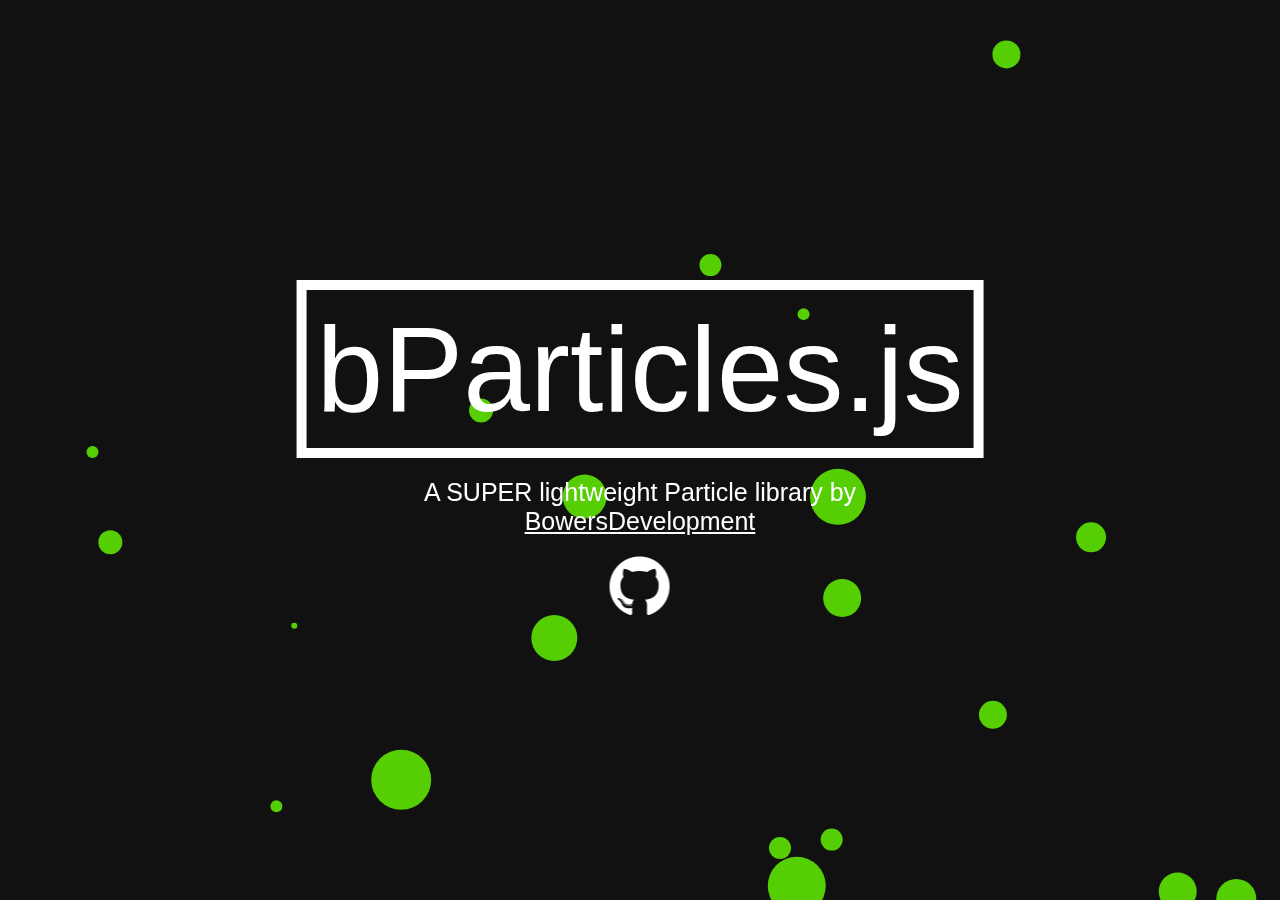
<file: bParticles.js-master/index.html>
<!DOCTYPE html>
<html>
    <head>
        <link rel="stylesheet" href="assets/style.css" />
    </head>

    <body>
        <div id="particles"></div>

        <div id="titles">
            <h1>bParticles.js</h1>
            <p>
                A <strong>SUPER</strong> lightweight Particle library by
                <a href="//lucasbowers.com">BowersDevelopment</a>
            </p>
            <a href="https://github.com/BowersDev/bParticles.js"
                ><img src="assets/images/github.png" width="60px"
            /></a>
        </div>

        <script src="bParticles/bParticles.js"></script>
        <script>
            bParticles(
                "bParticles/bParticles.json",
                "particles",
                function (particlesID) {
                    console.log(
                        "bParticles initiliazed with ID #" + particlesID
                    );
                }
            );
        </script>
    </body>
</html>
</file>
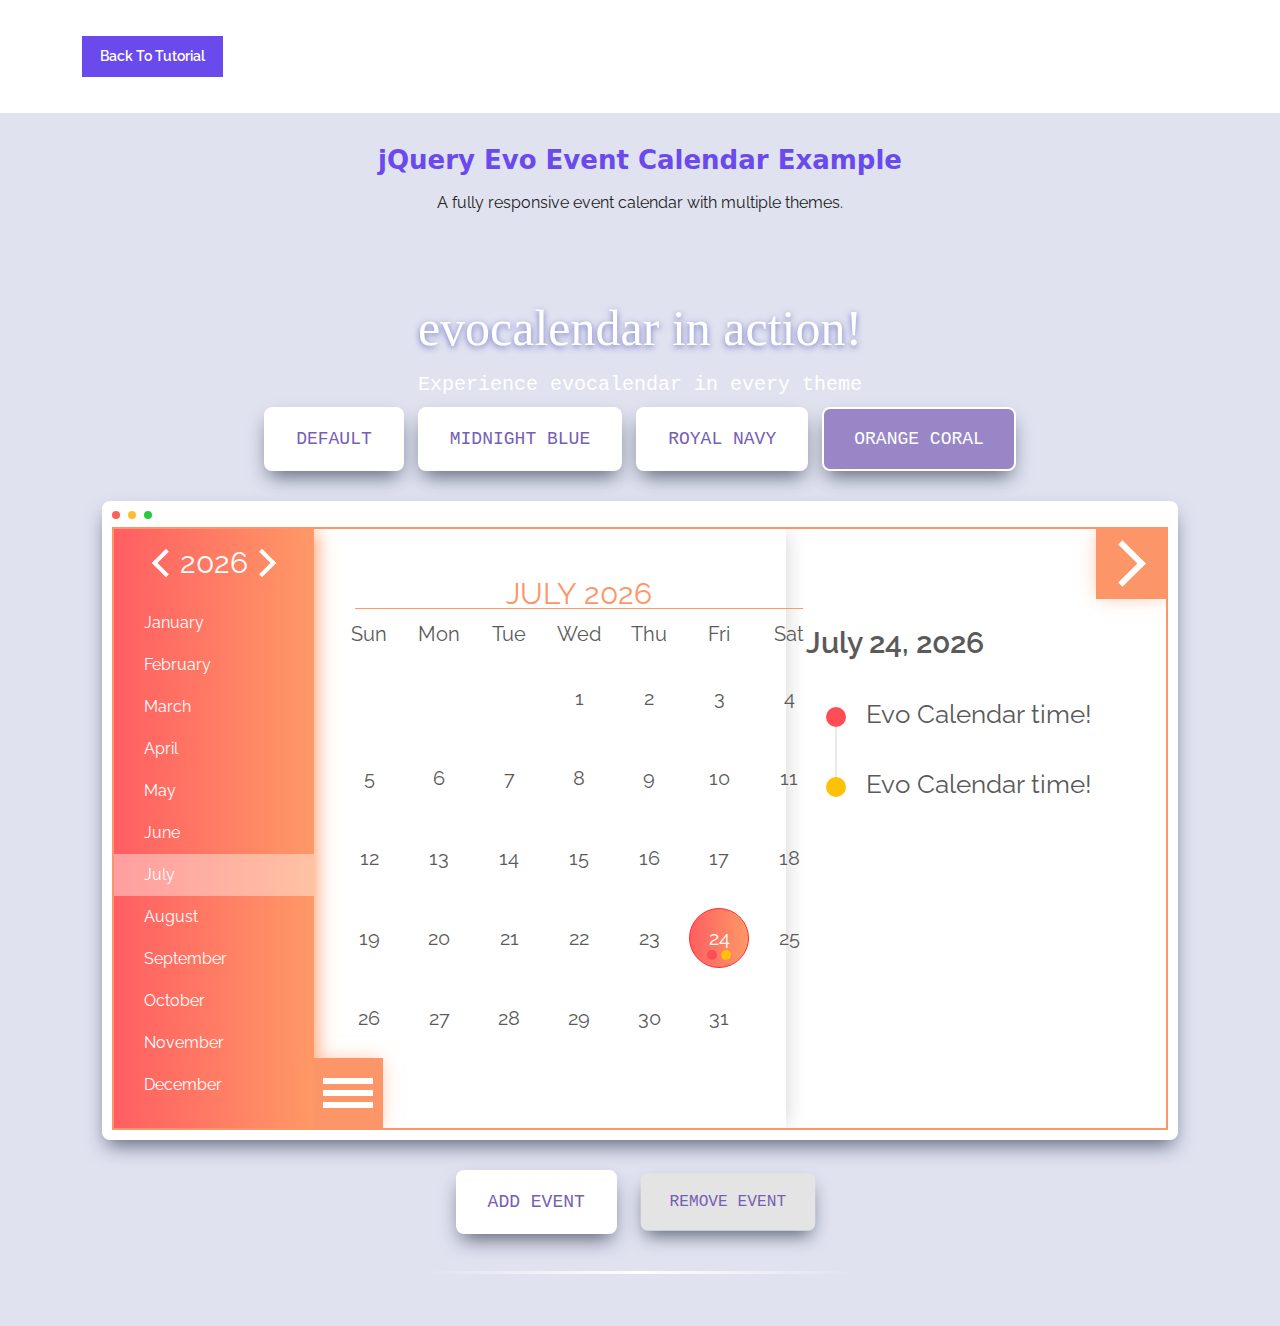
<file: responsive-event-calendar-jquery/index.html>
<!DOCTYPE html>
<html lang="en">
<head>
    <meta charset="UTF-8" />
    <meta http-equiv="X-UA-Compatible" content="IE=edge,chrome=1"> 
    <meta name="viewport" content="width=device-width, initial-scale=1.0"> 
    <title>jQuery Evo Event Calendar Example</title>

    <meta name="author" content="FrontendScript" />
    <!-- Evo Calendar CSS -->
    <link rel="stylesheet" type="text/css" href="./evo-calendar/css/evo-calendar.css">
    <!-- Themes CSS -->
        <link rel="stylesheet" type="text/css" href="./evo-calendar/css/evo-calendar.royal-navy.css">
    <link rel="stylesheet" type="text/css" href="./evo-calendar/css/evo-calendar.orange-coral.css">
    <link rel="stylesheet" type="text/css" href="./evo-calendar/css/evo-calendar.midnight-blue.css">
    <!-- jQuery -->
    <script src="https://code.jquery.com/jquery-1.12.4.min.js" integrity="sha384-nvAa0+6Qg9clwYCGGPpDQLVpLNn0fRaROjHqs13t4Ggj3Ez50XnGQqc/r8MhnRDZ" crossorigin="anonymous"></script>
    <script src="evo-calendar/js/evo-calendar.min.js"></script>
    <script src="demo.js"></script>
    <!--Only for demo purpose - no need to add.-->
    <link rel="stylesheet" href="demo.css" />
	
</head>
<body>
		
<div class="ScriptTop">
    <div class="rt-container">
        <div class="col-rt-4" id="float-right">
 
            <!-- Ad Here -->
            
        </div>
        <div class="col-rt-2">
            <ul>
                <li><a href="https://frontendscript.com/responsive-event-calendar-jquery" title="Back to tutorial page">Back to Tutorial</a></li>
            </ul>
        </div>
    </div>
</div>

<header class="ScriptHeader">
    <div class="rt-container">
    	<div class="col-rt-12">
        	<div class="rt-heading">
            	<h1>jQuery Evo Event Calendar Example</h1>
                <p>A fully responsive event calendar with multiple themes.</p>
            </div>
        </div>
    </div>
</header>

<section>
    <div class="rt-container">
          <div class="col-rt-12">
              <div class="Scriptcontent">
              
           <!-- Event Calendar -->
                              <section id="demos">
                <div class="section-content">
                    <p class="section-title --shrt">evocalendar in action!</p>
                    <div class="action-buttons">
                        <p class="section-desc">Experience evocalendar in every theme</p>
                        <button class="btn-action active" data-set-theme="Default">DEFAULT</button>
                        <button class="btn-action" data-set-theme="Midnight Blue">MIDNIGHT BLUE</button>
                        <button class="btn-action" data-set-theme="Royal Navy">ROYAL NAVY</button>
                        <button class="btn-action" data-set-theme="Orange Coral">ORANGE CORAL</button>
                    </div>
                    <div class="console-log">
                        <div class="log-content">
                            <div class="--noshadow" id="demoEvoCalendar"></div>
                        </div>
                    </div>
                    <div class="action-buttons">
                        <button class="btn-action" id="addBtn">ADD EVENT</button>
                        <button class="btn-action" id="removeBtn" disabled>REMOVE EVENT</button>
                    </div>
                </div>
            </section>
    		
           
    		</div>
		</div>
    </div>
</section>
     


    <!-- Analytics -->

	</body>
</html>
</file>
<file: bParticles.js-master/assets/style.css>
html,body{
  margin: 0;
  background: #111;
  position: relative;
  width: 100%;
  height: 100%;
}

#particles{
  width: 100%;
  height: 100%;
  position: fixed;
}




@import url('https://fonts.googleapis.com/css?family=Montserrat:300');

#titles{
  color: #fff;
  font-family: 'Montserrat', sans-serif;
  text-align: center;

  position: absolute;
  top: 50%;
  left: 50%;
  transform: translate(-50%, -50%);
}
h1{
  font-size: 120px;
  font-weight: 300;
  border: 10px solid #fff;

  padding: 10px;
  margin: 0;

}
p{
  font-weight: 300;
  font-size: 25px;
  margin: 0;
  margin: 20px;
}
a{
  color: #fff;
  font-style: none;
}
</file>
<file: responsive-event-calendar-jquery/evo-calendar/css/evo-calendar.css>
/*!
 * Evo Calendar - Simple and Modern-looking Event Calendar Plugin
 *
 * Licensed under the MIT License
 * 
 * Version: 1.0.0
 * Author: Edlyn Villegas
 * Docs: https://edlynvillegas.github.com/evo-calendar
 * Repo: https://github.com/edlynvillegas/evo-calendar
 * Issues: https://github.com/edlynvillegas/evo-calendar/issues
 * 
*/

 *, ::after, ::before {
    -webkit-box-sizing: border-box;
    box-sizing: border-box;
}
html, body {
    padding: 0;
    margin: 0;
}
body {
    font-family: 'Source Sans Pro';
}
input:focus, textarea:focus, button:focus {
    outline: none;
}
.evo-calendar {
    position: relative;
    background-color: #fbfbfb;
    color: #5a5a5a;
    width: 100%;
    -webkit-box-shadow: 0 10px 50px -20px #8773c1;
            box-shadow: 0 10px 50px -20px #8773c1;
    margin: 0 auto;
    overflow: hidden;
    z-index: 1;
}

.calendar-sidebar {
    position: absolute;
    margin-top: 0;
    width: 200px;
    height: 100%;
    float: left;
    background-color: #8773c1;
    color: #fff;
    z-index: 1;
    -webkit-box-shadow: 5px 0 18px -3px #8773c1;
            box-shadow: 5px 0 18px -3px #8773c1;
    -webkit-transition: all .3s ease;
    -o-transition: all .3s ease;
    transition: all .3s ease;
    -webkit-transform: translateX(0);
        -ms-transform: translateX(0);
            transform: translateX(0);
    z-index: 2;
}

.sidebar-hide .calendar-sidebar {
    -webkit-transform: translateX(-100%);
        -ms-transform: translateX(-100%);
            transform: translateX(-100%);
    -webkit-box-shadow: none;
            box-shadow: none;
}
.calendar-sidebar > span#sidebarToggler {
    position: absolute;
    width: 70px;
    height: 70px;
    bottom: 0;
    right: 1px;
    -webkit-transform: translate(100%, 0);
        -ms-transform: translate(100%, 0);
            transform: translate(100%, 0);
    background-color: #8773c1;
    padding: 10px;
    cursor: pointer;
    -webkit-box-shadow: 5px 0 18px -3px #8773c1;
            box-shadow: 5px 0 18px -3px #8773c1;
}

.calendar-sidebar > .calendar-year {
    padding: 20px;
    text-align: center;
}
.calendar-sidebar > .calendar-year > p {
    margin: 0;
    font-size: 30px;
    display: inline-block;
}
.calendar-sidebar > .calendar-year > button.icon-button {
    display: inline-block;
    width: 20px;
    height: 20px;
    overflow: visible;
}
.calendar-sidebar > .calendar-year > button.icon-button > span {
    border-right: 4px solid #fff;
    border-bottom: 4px solid #fff;
    width: 100%;
    height: 100%;
}
.calendar-sidebar > .calendar-year > img[year-val="prev"] {
    float: left;
}
.calendar-sidebar > .calendar-year > img[year-val="next"] {
    float: right;
}
.calendar-sidebar > .month-list::-webkit-scrollbar {
    width: 5px;
    height: 5px;
}
.calendar-sidebar > .month-list::-webkit-scrollbar-track {
    background: transparent;
}
.calendar-sidebar > .month-list::-webkit-scrollbar-thumb {
    background: #fff;
    border-radius: 5px;
}
.calendar-sidebar > .month-list::-webkit-scrollbar-thumb:hover {
    background: #d6c8ff;
}
.calendar-sidebar > .month-list > .calendar-months {
    list-style-type: none;
    margin: 0;
    padding: 0;
}
.calendar-sidebar > .month-list > .calendar-months > li {
    padding: 7px 30px;
    cursor: pointer;
    font-size: 16px;
}
.calendar-sidebar > .month-list > .calendar-months > li:hover {
    background-color: #a692e0;
}
.calendar-sidebar > .month-list > .calendar-months > li.active-month {
    background-color: #755eb5;
}

.calendar-inner {
    position: relative;
    padding: 50px 30px 70px 30px;
    float: left;
    width: 100%;
    max-width: calc(100% - 600px);
    margin-left: 200px;
    background-color: #fff;
    -webkit-box-shadow: 5px 0 18px -3px rgba(0, 0, 0, 0.15);
            box-shadow: 5px 0 18px -3px rgba(0, 0, 0, 0.15);
    -webkit-transition: all .3s ease;
    -o-transition: all .3s ease;
    transition: all .3s ease;
    z-index: 1;
}
.calendar-inner::after {
    content: none;
    position: absolute;
    top: 0;
    left: 0;
    width: 100%;
    height: 100%;
    background-color: rgba(83, 74, 109, 0.5);
}
.sidebar-hide .calendar-inner {
    max-width: calc(100% - 400px);
    margin-left: 0;
}
.event-hide .calendar-inner {
    max-width: calc(100% - 200px);
}
.event-hide.sidebar-hide .calendar-inner {
    max-width: 100%;
}
.calendar-inner .calendar-table {
    border-collapse: collapse;
    font-size: 20px;
    width: 100%;
    -webkit-user-select: none;
       -moz-user-select: none;
        -ms-user-select: none;
            user-select: none;
}
th[colspan="7"] {
    text-align: center;
    text-transform: uppercase;
    font-weight: normal;
    font-size: 26px;
    color: #5a5a5a;
}
tr.calendar-header {

}
tr.calendar-header .calendar-header-day {
    padding: 10px;
    text-align: center;
    color: #5a5a5a;
}

tr.calendar-body {
    
}
tr.calendar-body .calendar-day {
    padding: 10px 0;
}
tr.calendar-body .calendar-day .day {
    position: relative;
    padding: 15px;
    height: 60px;
    width: 60px;
    margin: 0 auto;
    border-radius: 50%;
    text-align: center;
    color: #5a5a5a;
    border: 1px solid transparent;
    -webkit-transition: all .3s ease, -webkit-transform .5s ease;
    transition: all .3s ease, -webkit-transform .5s ease;
    -o-transition: all .3s ease, transform .5s ease;
    transition: all .3s ease, transform .5s ease;
    transition: all .3s ease, transform .5s ease, -webkit-transform .5s ease;
    cursor: pointer;
}
tr.calendar-body .calendar-day .day:hover {
    background-color: #dadada;
}
tr.calendar-body .calendar-day .day:active {
    -webkit-transform: scale(0.9);
        -ms-transform: scale(0.9);
            transform: scale(0.9);
}

tr.calendar-body .calendar-day .day.calendar-active,
tr.calendar-body .calendar-day .day.calendar-active:hover {
    color: #5a5a5a;
    border-color: rgba(0, 0, 0, 0.5);
}

tr.calendar-body .calendar-day .day.calendar-today {
    color: #fff;
    background-color: #8773c1;
}
tr.calendar-body .calendar-day .day.calendar-today:hover {
    color: #fff;
    background-color: #755eb5;
}
tr.calendar-body .calendar-day .day[disabled] {
    pointer-events: none;
    cursor: not-allowed;
    background-color: transparent;
    color: #b9b9b9;
}


.calendar-events {
    position: absolute;
    top: 0;
    right: 0;
    width: 400px;
    height: 100%;
    padding: 70px 30px 60px 30px;
    background-color: #fbfbfb;
    -webkit-transition: all .3s ease;
    -o-transition: all .3s ease;
    transition: all .3s ease;
    overflow-y: auto;
    z-index: 0;
}
.calendar-events::-webkit-scrollbar {
    width: 5px;
    height: 5px;
}
.calendar-events::-webkit-scrollbar-track {
    background: transparent;
}
.calendar-events::-webkit-scrollbar-thumb {
    background: #8e899c;
    border-radius: 5px;
}
.calendar-events::-webkit-scrollbar-thumb:hover {
    background: #6c6875;
}

.calendar-events > .event-header > p {
    font-size: 30px;
    font-weight: 600;
    color: #5a5a5a;
}
#eventListToggler {
    position: absolute;
    width: 70px;
    height: 70px;
    top: 0;
    right: 0;
    background-color: #8773c1;
    padding: 10px;
    cursor: pointer;
    -webkit-box-shadow: 5px 0 18px -3px #8773c1;
            box-shadow: 5px 0 18px -3px #8773c1;
    z-index: 1;
}
.event-list::after {
    content: "";
    clear: both;
    display: table;
}
.event-container {
    display: block;
    width: 100%;
    border-radius: 10px;
    margin-bottom: 10px;
    -webkit-transition: all .3s ease;
    -o-transition: all .3s ease;
    transition: all .3s ease;
    cursor: pointer;
    float: left;
}
.event-container:hover {
    background-color: #fff;
    -webkit-box-shadow: 0 3px 12px -4px rgba(0, 0, 0, 0.65);
            box-shadow: 0 3px 12px -4px rgba(0, 0, 0, 0.65);
}
.event-container > .event-icon {
    position: relative;
    padding: 20px;
    width: 60px;
    height: 60px;
    float: left;
    /* z-index: 0; */
}
.event-container > .event-icon::before {
    content: '';
    position: absolute;
    top: 0;
    left: 29px;
    width: 2px;
    height: calc(100% + 10px);
    background-color: #eaeaea;
    z-index: -1;
}
.event-container:last-child > .event-icon::before {
    height: calc(50% + 10px);
}
.event-container:first-child > .event-icon::before {
    top: 50%;
    height: calc(50% + 10px);
}
.event-container:only-child > .event-icon::before {
    opacity: 0;
}
.event-container > .event-icon > img {
    width: 30px;
}
.event-container > .event-info {
    display: inline-block;
    padding: 13px 0;
}
.event-container > .event-info > p {
    margin: 0;
    font-size: 26px;
    color: #5a5a5a;
}


.event-indicator {
    position: absolute;
    width: -moz-max-content;
    width: -webkit-fit-content;
    width: -moz-fit-content;
    width: fit-content;
    top: 100%;
    left: 50%;
    -webkit-transform: translate(-50%, calc(-100% + -5px));
        -ms-transform: translate(-50%, calc(-100% + -5px));
            transform: translate(-50%, calc(-100% + -5px));
}
.event-indicator > .type-bullet {
    float: left;
    padding: 2px;
}
.event-indicator > .type-bullet > div[class*="type-"] {
    width: 10px;
    height: 10px;
    border-radius: 50%;
}
.event-container > .event-icon > div.event-bullet-event,
.event-container > .event-icon > div.event-bullet-holiday,
.event-container > .event-icon > div.event-bullet-birthday {
    width: 100%;
    height: 100%;
    border-radius: 50%;
}
.event-container > .event-icon > div.event-bullet-event,
.event-indicator > .type-bullet > div.type-event {
    background-color: #ff7575;
}
.event-container > .event-icon > div.event-bullet-holiday,
.event-indicator > .type-bullet > div.type-holiday {
    background-color: #ffc107;
}
.event-container > .event-icon > div.event-bullet-birthday,
.event-indicator > .type-bullet > div.type-birthday {
    background-color: #3ca8ff;
}


button.icon-button {
    border: none;
    background-color: transparent;
    width: 100%;
    height: 100%;
    padding: 0;
    cursor: pointer;
}
button.icon-button > span.bars {
    position: relative;
    width: 100%;
    height: 6px;
    display: block;
    background-color: #fff;
}
button.icon-button > span.bars::before,
button.icon-button > span.bars::after {
    content: '';
    position: absolute;
    width: 100%;
    height: 6px;
    display: block;
    background-color: #fff;
}
button.icon-button > span.bars::before {
    top: -12px;
}
button.icon-button > span.bars::after {
    bottom: -12px;
}
button.icon-button > span.chevron-arrow-left {
    display: inline-block;
    border-right: 6px solid #fff;
    border-bottom: 6px solid #fff;
    width: 33px;
    height: 33px;
    -webkit-transform: rotate(-225deg);
        -ms-transform: rotate(-225deg);
            transform: rotate(-225deg);
}
button.icon-button > span.chevron-arrow-right {
    display: block;
    border-right: 6px solid #fff;
    border-bottom: 6px solid #fff;
    width: 33px;
    height: 33px;
    -webkit-transform: rotate(-45deg);
        -ms-transform: rotate(-45deg);
            transform: rotate(-45deg);
}


/*************
**  THEMES  **
**************/




/* 1024 */
@media only screen and (max-width: 1280px) {
    .calendar-inner {
        padding: 50px 20px 70px 20px;
        max-width: calc(100% - 580px);
    }
    .sidebar-hide .calendar-inner {
        max-width: calc(100% - 380px);
    }
    tr.calendar-header .calendar-header-day,
    tr.calendar-body .calendar-day {
        padding: 10px 5px;
    }
    .calendar-events {
        width: 380px;
        padding: 70px 20px 60px 20px;
    }
}
/* 1024 */
@media screen and (max-width: 1024px) {
    .calendar-sidebar {
        width: 175px;
    }
    .calendar-inner {
        padding: 50px 10px 70px 10px;
        max-width: calc(100% - 475px);
        margin-left: 175px;
    }
    .sidebar-hide .calendar-inner {
        max-width: calc(100% - 300px);
    }
    .event-hide .calendar-inner {
        max-width: calc(100% - 175px);
    }
    .calendar-events {
        width: 300px;
        padding: 70px 10px 60px 10px;
    }
    tr.calendar-body .calendar-day .day {
        padding: 10px;
        height: 45px;
        width: 45px;
        font-size: 16px;
    }
    .event-indicator > .type-bullet > div[class*="type-"] {
        width: 8px;
        height: 8px;
        border-radius: 50%;
    }
    .calendar-sidebar > span#sidebarToggler,
    #eventListToggler {
        width: 50px;
        height: 50px;
    }
    #eventListToggler,
    .event-hide #eventListToggler {
        right: 0;
        -webkit-transform: translateX(0);
            -ms-transform: translateX(0);
                transform: translateX(0);
    }
    button.icon-button > span.bars {
        height: 4px;
    }
    button.icon-button > span.bars::before,
    button.icon-button > span.bars::after {
        height: 4px;
    }
    button.icon-button > span.bars::before {
        top: -10px;
    }
    button.icon-button > span.bars::after {
        bottom: -10px;
    }
    button.icon-button > span.chevron-arrow-right {
        border-right-width: 4px;
        border-bottom-width: 4px;
        width: 22px;
        height: 22px;
    }
    .event-container > .event-icon {
        padding: 15px;
        width: 50px;
        height: 50px;
    }
    .event-container > .event-icon::before {
        left: 24px;
    }
    .event-container > .event-info > p {
        font-size: 18px;
    }
}
/* md */
@media screen and (max-width: 991px) {
    .calendar-sidebar {
        width: 150px;
    }
    .calendar-inner {
        padding: 50px 10px 70px 10px;
        max-width: calc(100% - 425px);
        margin-left: 150px;
    }
    .sidebar-hide .calendar-inner {
        max-width: calc(100% - 275px);
    }
    .event-hide .calendar-inner {
        max-width: calc(100% - 150px);
    }
    .calendar-events {
        width: 275px;
        padding: 70px 10px 60px 10px;
    }
}

/* sm */
@media screen and (max-width: 768px) {
    .calendar-sidebar {
        width: 180px;
    }
    .calendar-inner {
        padding: 50px 10px 70px 10px;
        max-width: 100%;
        margin-left: 0;
    }
    .sidebar-hide .calendar-inner,
    .event-hide .calendar-inner {
        max-width: 100%;
    }
    .calendar-inner::after {
        content: '';
        opacity: 1;
    }
    .sidebar-hide.event-hide .calendar-inner::after {
        content: none;
        opacity: 0;
    }
    .event-indicator {
        -webkit-transform: translate(-50%, calc(-100% + -3px));
        -ms-transform: translate(-50%, calc(-100% + -3px));
        transform: translate(-50%, calc(-100% + -3px));
    }
    .event-indicator > .type-bullet {
        padding: 0 1px 3px 1px;
    }
    .calendar-events {
        width: 48%;
        padding: 70px 20px 60px 20px;
        -webkit-box-shadow: -5px 0 18px -3px rgba(135, 115, 193, 0.5);
                box-shadow: -5px 0 18px -3px rgba(135, 115, 193, 0.5);
        z-index: 1;
    }
    .event-hide .calendar-events {
        -webkit-transform: translateX(100%);
            -ms-transform: translateX(100%);
                transform: translateX(100%);
        -webkit-box-shadow: none;
        box-shadow: none;
    }
    #eventListToggler {
        right: 48%;
        -webkit-transform: translateX(100%);
            -ms-transform: translateX(100%);
                transform: translateX(100%);
    }
    .event-hide #eventListToggler {
        -webkit-transform: translateX(0);
            -ms-transform: translateX(0);
                transform: translateX(0);
    }
    .calendar-events > .event-list {
        margin-top: 20px;
    }
    /* .event-hide .calendar-inner {
        -webkit-transform: translateX(-100%);
            -ms-transform: translateX(-100%);
                transform: translateX(-100%);
        -webkit-box-shadow: none;
                box-shadow: none;
    } */
    .calendar-sidebar > .calendar-year > button.icon-button {
        width: 16px;
        height: 16px;
    }
    .calendar-sidebar > .calendar-year > button.icon-button > span {
        border-right-width: 2px;
        border-bottom-width: 2px;
    }
    .calendar-sidebar > .calendar-year > p {
        font-size: 22px;
    }
    .calendar-sidebar > .month-list > .calendar-months > li {
        padding: 6px 26px;
    }
    .calendar-events > .event-header > p {
        margin: 0;
    }
}

/* xs */
@media screen and (max-width: 425px) {
    .calendar-sidebar {
        width: 100%;
    }
    .sidebar-hide .calendar-sidebar {
        height: 43px;
    }
    .sidebar-hide .calendar-sidebar {
        -webkit-transform: translateX(0);
        -ms-transform: translateX(0);
        transform: translateX(0);
        -webkit-box-shadow: none;
        box-shadow: none;
    }
    .calendar-sidebar > .calendar-year {
        position: relative;
        padding: 10px 20px;
        text-align: center;
        background-color: #8773c1;
        -webkit-box-shadow: 0 3px 8px -3px rgba(53, 43, 80, 0.65);
                box-shadow: 0 3px 8px -3px rgba(53, 43, 80, 0.65);
    }
    .calendar-sidebar > .calendar-year > button.icon-button {
        width: 14px;
        height: 14px;
    }
    .calendar-sidebar > .calendar-year > button.icon-button > span {
        border-right-width: 3px;
        border-bottom-width: 3px;
    }
    .calendar-sidebar > .calendar-year > p {
        font-size: 18px;
        margin: 0 10px;
    }
    .calendar-sidebar > .month-list {
        position: relative;
        width: 100%;
        height: calc(100% - 43px);
        overflow-y: auto;
        background-color: #8773c1;
        -webkit-transform: translateY(0);
            -ms-transform: translateY(0);
                transform: translateY(0);
        z-index: -1;
    }
    .sidebar-hide .calendar-sidebar > .month-list {
        -webkit-transform: translateY(-100%);
            -ms-transform: translateY(-100%);
                transform: translateY(-100%);
    }
    .calendar-sidebar > .month-list > .calendar-months {
        position: absolute;
        top: 0;
        left: 0;
        width: 100%;
        list-style-type: none;
        margin: 0;
        padding: 0;
        padding: 10px;
    }
    .calendar-sidebar > .month-list > .calendar-months::after {
        content: "";
        clear: both;
        display: table;
    }
    .calendar-sidebar > .month-list > .calendar-months > li {
        padding: 10px 20px;
        font-size: 20px;
        /* width: 50%;
        float: left; */
    }
    .calendar-sidebar > span#sidebarToggler {
        -webkit-transform: translate(0, 0);
            -ms-transform: translate(0, 0);
                transform: translate(0, 0);
        top: 0;
        bottom: unset;
        -webkit-box-shadow: none;
        box-shadow: none;
    }

    .calendar-inner {
        margin-left: 0;
        padding: 53px 0 40px 0;
        float: unset;
    }
    .calendar-inner::after {
        content: none;
        opacity: 0;
    }
    .sidebar-hide .calendar-inner,
    .event-hide .calendar-inner,
    .calendar-inner {
        max-width: 100%;
    }
    .calendar-sidebar > span#sidebarToggler,
    #eventListToggler {
        width: 40px;
        height: 40px;
    }
    button.icon-button > span.chevron-arrow-right {
        border-right-width: 4px;
        border-bottom-width: 4px;
        width: 18px;
        height: 18px;
        -webkit-transform: translateX(-3px) rotate(-45deg);
            -ms-transform: translateX(-3px) rotate(-45deg);
                transform: translateX(-3px) rotate(-45deg);
    }
    button.icon-button > span.bars::before {
        top: -8px;
    }
    button.icon-button > span.bars::after {
        bottom: -8px;
    }
    tr.calendar-header .calendar-header-day {
        padding: 0;
    }
    tr.calendar-body .calendar-day {
        padding: 8px 0;
    }
    tr.calendar-body .calendar-day .day {
        padding: 10px;
        width: 40px;
        height: 40px;
        font-size: 16px;
    }
    .event-indicator {
        -webkit-transform: translate(-50%, calc(-100% + -3px));
            -ms-transform: translate(-50%, calc(-100% + -3px));
                transform: translate(-50%, calc(-100% + -3px));
    }
    .event-indicator > .type-bullet {
        padding: 1px;
    }
    .event-indicator > .type-bullet > div[class*="type-"] {
        width: 6px;
        height: 6px;
    }
    .event-indicator {
        -webkit-transform: translate(-50%, 0);
            -ms-transform: translate(-50%, 0);
                transform: translate(-50%, 0);
    }
    tr.calendar-body .calendar-day .day.calendar-today .event-indicator,
    tr.calendar-body .calendar-day .day.calendar-active .event-indicator {
        -webkit-transform: translate(-50%, 3px);
            -ms-transform: translate(-50%, 3px);
                transform: translate(-50%, 3px);
    }
    .calendar-events {
        position: relative;
        padding: 20px 15px;
        width: 100%;
        height: 185px;
        -webkit-box-shadow: 0 5px 18px -3px rgba(0, 0, 0, 0.15);
        box-shadow: 0 5px 18px -3px rgba(0, 0, 0, 0.15);
        overflow-y: auto;
        z-index: 0;
    }
    .event-hide .calendar-events {
        -webkit-transform: translateX(0);
        -ms-transform: translateX(0);
        transform: translateX(0);
        padding: 0 15px;
        height: 0;
    }
    .calendar-events > .event-header > p {
        font-size: 20px;
    }
    .calendar-events > .event-list {
        margin-top: 10px;
    }
    .event-container > .event-icon {
        width: 45px;
        height: 45px;
    }
    .event-container > .event-icon::before {
        left: 21px;
    }
    .event-container:last-child > .event-icon::before {
        height: 50%;
    }
    .event-container > .event-info {
        padding: 11px 0;
    }
    .event-hide #eventListToggler,
    #eventListToggler {
        top: calc(100% - 185px);
        right: 0;
        -webkit-transform: translate(0, -100%);
        -ms-transform: translate(0, -100%);
        transform: translate(0, -100%);
    }
    .event-hide #eventListToggler {
        top: 100%;
    }
    #eventListToggler button.icon-button > span.chevron-arrow-right {
        -webkit-transform: translate(1px, -3px) rotate(45deg);
            -ms-transform: translate(1px, -3px) rotate(45deg);
                transform: translate(1px, -3px) rotate(45deg);
    }
}
@media only screen and (max-width: 375px) {
    th[colspan="7"] {
        font-size: 20px;
        padding-bottom: 5px;
    }
    tr.calendar-header .calendar-header-day {
        font-size: 16px;
    }
    tr.calendar-body .calendar-day .day {
        padding: 5px;
        width: 30px;
        height: 30px;
        font-size: 14px;
    }
}
</file>
<file: responsive-event-calendar-jquery/evo-calendar/css/evo-calendar.royal-navy.css>
/*!
 * Evo Calendar - Simple and Modern-looking Event Calendar Plugin
 *
 * Licensed under the MIT License
 * 
 * Version: 1.0.0
 * Author: Edlyn Villegas
 * Docs: https://edlynvillegas.github.com/evo-calendar
 * Repo: https://github.com/edlynvillegas/evo-calendar
 * Issues: https://github.com/edlynvillegas/evo-calendar/issues
 * 
*/

/* Evo Calendar - Theme: Royal Navy */
.royal-navy .calendar-sidebar {
    background-color: #216583;
    -webkit-box-shadow: 5px 0 18px -3px #216583;
    box-shadow: 5px 0 18px -3px #216583;
}
.royal-navy.sidebar-hide .calendar-sidebar {
    -webkit-box-shadow: none;
    box-shadow: none;
}
.royal-navy .calendar-sidebar > .month-list::-webkit-scrollbar-thumb:hover {
    background: #fff7e1;
}
.royal-navy .calendar-sidebar > .month-list > .calendar-months {
    padding: 0 15px 0 0;
}
.royal-navy .calendar-sidebar > .month-list > .calendar-months > li {
    padding: 9px 30px;
    border-radius: 0 25px 25px 0;
}
.royal-navy .calendar-sidebar > .month-list > .calendar-months > li:hover {
    background-color: rgba(0, 0, 0, 0.20);
}
.royal-navy .calendar-sidebar > .month-list > .calendar-months > li.active-month {
    background-color: rgba(0, 0, 0, 0.35);
}
.royal-navy .calendar-sidebar > span#sidebarToggler {
    width: 60px;
    height: 60px;
    bottom: 10px;
    right: 0;
    background-color: #f7be16;
    border-radius: 50%;
    padding: 15px;
    -webkit-transform: translate(50%, 0);
    -ms-transform: translate(50%, 0);
    transform: translate(50%, 0);
    -webkit-box-shadow: 0 5px 10px -3px #f7be16;
    box-shadow: 0 5px 10px -3px #f7be16;
    -webkit-transition: all .3s ease;
    -o-transition: all .3s ease;
    transition: all .3s ease;
}
.royal-navy.sidebar-hide .calendar-sidebar > span#sidebarToggler {
    -webkit-transform: translate(calc(100% + 10px), 0);
    -ms-transform: translate(calc(100% + 10px), 0);
    transform: translate(calc(100% + 10px), 0);
}
.royal-navy button.icon-button > span.bars,
.royal-navy button.icon-button > span.bars::before,
.royal-navy button.icon-button > span.bars::after {
    height: 5px;
}
.royal-navy button.icon-button > span.bars::before {
    top: -9px;
}
.royal-navy button.icon-button > span.bars::after {
    bottom: -10px;
}
.royal-navy .calendar-inner {
    color: #164255;
}
.royal-navy tr.calendar-body .calendar-day .day:hover {
    background-color: rgba(48, 152, 197, 0.25);
    color: #164255;
}
.royal-navy tr.calendar-body .calendar-day .day.calendar-active,
.royal-navy tr.calendar-body .calendar-day .day.calendar-active:hover {
    border-color: #164255;
}
.royal-navy tr.calendar-body .calendar-day .day.calendar-today {
    background-color: #216583;
    color: #fff;
    -webkit-box-shadow: 0 5px 10px -3px #216583;
            box-shadow: 0 5px 10px -3px #216583;
}
.royal-navy #eventListToggler {
    width: 60px;
    height: 60px;
    top: 10px;
    background-color: #f7be16;
    border-radius: 50%;
    padding: 15px;
    -webkit-box-shadow: 0 5px 10px -3px #f7be16;
    box-shadow: 0 5px 10px -3px #f7be16;
    -webkit-transform: translateX(-10px);
    -ms-transform: translateX(-10px);
    transform: translateX(-10px);
    -webkit-transition: all .3s ease;
    -o-transition: all .3s ease;
    transition: all .3s ease;
}
.royal-navy #eventListToggler button.icon-button > span.chevron-arrow-right {
    border-right: 5px solid #fff;
    border-bottom: 5px solid #fff;
    width: 23px;
    height: 23px;
}
.royal-navy .calendar-events {
    padding: 50px 30px 40px 30px;
    background-color: #216583;
    color: #fff;
}
.royal-navy .calendar-events::-webkit-scrollbar-thumb {
    background: #fff;
    border-radius: 5px;
}
.royal-navy .calendar-events::-webkit-scrollbar-thumb:hover {
    background: #fff7e1;
}
.royal-navy .calendar-events > .event-header > p {
    text-transform: uppercase;
    padding-bottom: 10px;
    border-bottom: 1px solid #fff;
    color: #fff;
}
.royal-navy .event-container {
    border-radius: 30px;
}
.royal-navy .event-container:hover {
    background-color: #fff;
}
.royal-navy .event-container > .event-info > p {
    color: #fff;
}
.royal-navy .event-container:hover > .event-info >  p {
    color: #164255;
}
@media only screen and (max-width: 768px) {
    .royal-navy .calendar-sidebar > .month-list > .calendar-months > li {
        padding: 6px 26px;
    }
    .royal-navy button.icon-button > span.bars,
    .royal-navy button.icon-button > span.bars::before,
    .royal-navy button.icon-button > span.bars::after {
        height: 4px;
    }
    .royal-navy button.icon-button > span.bars::before {
        top: -8px;
    }
    .royal-navy button.icon-button > span.bars::after {
        bottom: -9px;
    }
    .royal-navy .calendar-inner::after {
        background-color: rgba(44, 81, 97, 0.5);
    }
    .royal-navy .calendar-sidebar > span#sidebarToggler,
    .royal-navy #eventListToggler {
        width: 50px;
        height: 50px;
        padding: 15px 12px;
    }
    .royal-navy .calendar-events {
        -webkit-box-shadow: -5px 0 18px -3px #216583;
                box-shadow: -5px 0 18px -3px #216583;
    }
    .royal-navy.event-hide .calendar-events {
        -webkit-transform: translateX(calc(100% + 1px));
            -ms-transform: translateX(calc(100% + 1px));
                transform: translateX(calc(100% + 1px));
        -webkit-box-shadow: none;
                box-shadow: none;
    }
    .royal-navy #eventListToggler {
        -webkit-transform: translateX(50%);
            -ms-transform: translateX(50%);
                transform: translateX(50%);
    }
    .royal-navy.event-hide #eventListToggler {
        right: 10px;
        -webkit-transform: translateX(0);
            -ms-transform: translateX(0);
                transform: translateX(0);
    }
    .royal-navy.event-hide .calendar-events #eventListToggler {
        -webkit-transform: translateX(calc(-100% - 10px));
            -ms-transform: translateX(calc(-100% - 10px));
                transform: translateX(calc(-100% - 10px));
    }
    .royal-navy #eventListToggler button.icon-button > span.chevron-arrow-right {
        width: 20px;
        height: 20px;
    }
}
@media screen and (max-width: 425px) {
    .royal-navy .calendar-sidebar > .calendar-year {
        background-color: #216583;
        -webkit-box-shadow: 0 5px 8px -3px rgba(12, 37, 47, 0.65);
                box-shadow: 0 5px 8px -3px rgba(12, 37, 47, 0.65);
    }
    .royal-navy .calendar-sidebar > .month-list {
        background-color: #174d65;
    }
    .royal-navy .calendar-sidebar > .month-list > .calendar-months {
        padding: 10px;
    }
    .royal-navy .calendar-sidebar > .month-list > .calendar-months > li {
        width: 100%;
        padding: 10px 20px;
        border-radius: 25px;
        float: unset;
    }
    .royal-navy.sidebar-hide .calendar-sidebar > span#sidebarToggler {
        -webkit-transform: translate(-5px, 10px) scale(0.9);
        -ms-transform: translate(-5px, 10px) scale(0.9);
        transform: translate(-5px, 10px) scale(0.9);
    }
    .royal-navy .calendar-sidebar > span#sidebarToggler {
        -webkit-transform: translate(-5px, 10px) scale(0.9);
        -ms-transform: translate(-5px, 10px) scale(0.9);
        transform: translate(-5px, 10px) scale(0.9);
    }
    .royal-navy .calendar-inner {
        padding: 63px 0 40px 0;
        -webkit-box-shadow: 0 5px 8px -3px rgba(12, 37, 47, 0.65);
                box-shadow: 0 5px 8px -3px rgba(12, 37, 47, 0.65);
    }
    .royal-navy.event-hide .calendar-events,
    .royal-navy .calendar-events {
        padding: 20px 15px;
        -webkit-transform: translateX(0);
        -ms-transform: translateX(0);
        transform: translateX(0);
    }
    .royal-navy.event-hide .calendar-events {
        padding: 0 15px;
    }
    .royal-navy.event-hide #eventListToggler,
    .royal-navy #eventListToggler {
        top: calc(100% - 185px);
        right: 0;
        -webkit-transform: translate(0, -50%) scale(0.9);
        -ms-transform: translate(0, -50%) scale(0.9);
        transform: translate(0, -50%) scale(0.9);
    }
    .royal-navy.event-hide #eventListToggler {
        top: 100%;
        -webkit-transform: translate(0, -100%) scale(0.8);
            -ms-transform: translate(0, -100%) scale(0.8);
                transform: translate(0, -100%) scale(0.8);
    }
}
</file>
<file: responsive-event-calendar-jquery/evo-calendar/css/evo-calendar.orange-coral.css>
/*!
 * Evo Calendar - Simple and Modern-looking Event Calendar Plugin
 *
 * Licensed under the MIT License
 * 
 * Version: 1.0.0
 * Author: Edlyn Villegas
 * Docs: https://edlynvillegas.github.com/evo-calendar
 * Repo: https://github.com/edlynvillegas/evo-calendar
 * Issues: https://github.com/edlynvillegas/evo-calendar/issues
 * 
*/

/* Evo Calendar - Theme: Orange Coral */
.orange-coral {
    -webkit-box-shadow: 0 10px 50px -20px rgb(255, 153, 102, 0.65);
            box-shadow: 0 10px 50px -20px rgb(255, 153, 102, 0.65);
    border: 2px solid #fc9567;
}
.orange-coral .calendar-sidebar {
    background: #fc9567;
    background: -o-linear-gradient(left, #ff5e62, #ff9966);
    background: -webkit-gradient(linear, left top, right top, from(#ff5e62), to(#ff9966));
    background: linear-gradient(to right, #ff5e62, #ff9966);
    -webkit-box-shadow: 5px 0 18px -3px rgb(255, 152, 101);
            box-shadow: 5px 0 18px -3px rgb(255, 152, 101);
}
.orange-coral.sidebar-hide .calendar-sidebar {
    -webkit-box-shadow: none;
            box-shadow: none;
}
.orange-coral .calendar-sidebar > .month-list::-webkit-scrollbar-thumb:hover {
    background: #ffd3bd;
}
.orange-coral .calendar-sidebar > .month-list > .calendar-months > li:hover {
    background-color: rgba(255, 255, 255, 0.20);
}
.orange-coral .calendar-sidebar > .month-list > .calendar-months > li.active-month {
    background-color: rgba(255, 255, 255, 0.40);
}
.orange-coral .calendar-sidebar > span#sidebarToggler,
.orange-coral #eventListToggler {
    background-color: #fc9567;
    -webkit-box-shadow: 0 0 18px -3px rgb(255, 153, 102, 0.65);
            box-shadow: 0 0 18px -3px rgb(255, 153, 102, 0.65);
}
.orange-coral th[colspan="7"] {
    position: relative;
    font-size: 30px;
    color: #fc9567;
}
.orange-coral th[colspan="7"]::after {
    content: '';
    display: block;
    width: 92%;
    height: 1px;
    margin: 0 auto;
    background: #ff9966;
}
.orange-coral tr.calendar-body .calendar-day .day:hover {
    background-color: rgba(255, 153, 102, 0.32);
    color: #ff6363;
}
.orange-coral tr.calendar-body .calendar-day .day.calendar-today {
    background: #ff9966;  /* fallback for old browsers */  /* Chrome 10-25, Safari 5.1-6 */
    background: -o-linear-gradient(left, #ff5e62, #ff9966);
    background: -webkit-gradient(linear, left top, right top, from(#ff5e62), to(#ff9966));
    background: linear-gradient(to right, #ff5e62, #ff9966); /* W3C, IE 10+/ Edge, Firefox 16+, Chrome 26+, Opera 12+, Safari 7+ */
}
.orange-coral tr.calendar-body .calendar-day .day.calendar-active,
.orange-coral tr.calendar-body .calendar-day .day.calendar-active:hover {
    border-color: #ff2b30;
}
.orange-coral tr.calendar-body .calendar-day .day.calendar-today:hover {
    color: #fff;
}
.orange-coral .calendar-events {
    background-color: #fff;
}
.orange-coral .calendar-events::-webkit-scrollbar-thumb {
    background: #fc9567;
    border-radius: 5px;
}
.orange-coral .calendar-events::-webkit-scrollbar-thumb:hover {
    background: #dc855e;
}
.orange-coral .event-container > .event-icon > div.event-bullet-event,
.orange-coral .event-indicator > .type-bullet > div.type-event {
    background-color: #ff4d55;
}
@media only screen and (max-width: 768px) {
    .orange-coral .calendar-inner::after {
        background-color: rgba(160, 131, 119, 0.5);
    }
    .orange-coral .calendar-events {
        -webkit-box-shadow: -5px 0 18px -3px rgba(255, 152, 101, 0.5);
                box-shadow: -5px 0 18px -3px rgba(255, 152, 101, 0.5);
    }
    .orange-coral.event-hide .calendar-events {
        -webkit-box-shadow: none;
                box-shadow: none;
    }
}
@media screen and (max-width: 425px) {
    .orange-coral .calendar-sidebar > .calendar-year {
        background: #fc9567;
        background: -o-linear-gradient(left,#ff7b64,#f96);
        background: -webkit-gradient(linear,left top, right top,from(#ff7b64),to(#f96));
        background: linear-gradient(to right,#ff7b64,#f96);
        -webkit-box-shadow: 0 5px 18px -3px rgba(152, 91, 61, 0.65);
        box-shadow: 0 3px 8px -3px rgba(152, 91, 61, 0.65);
    }
    .orange-coral .calendar-sidebar > .month-list {
        background: -o-linear-gradient(left,#ff5e62,#f96);
        background: -webkit-gradient(linear,left top, right top,from(#ff5e62),to(#f96));
        background: linear-gradient(to right,#ff5e62,#f96);
    }
}
</file>
<file: responsive-event-calendar-jquery/evo-calendar/css/evo-calendar.midnight-blue.css>
/*!
 * Evo Calendar - Simple and Modern-looking Event Calendar Plugin
 *
 * Licensed under the MIT License
 * 
 * Version: 1.0.0
 * Author: Edlyn Villegas
 * Docs: https://edlynvillegas.github.com/evo-calendar
 * Repo: https://github.com/edlynvillegas/evo-calendar
 * Issues: https://github.com/edlynvillegas/evo-calendar/issues
 * 
*/

/* Evo Calendar - Theme: Midnight Blue */
.midnight-blue {
    -webkit-box-shadow: 0 10px 50px -20px rgba(19, 31, 51, 0.65);
            box-shadow: 0 10px 50px -20px rgba(19, 31, 51, 0.65);
    border: 2px solid #222831;
    color: #EEEEEE;
}
.midnight-blue .calendar-sidebar {
    background: #222831;
    border-right: 2px solid #222831;
    -webkit-box-shadow: 0 0 18px -3px rgba(0, 0, 0, 0.65);
            box-shadow: 0 0 18px -3px rgba(0, 0, 0, 0.65);
}
.midnight-blue.sidebar-hide .calendar-sidebar {
    -webkit-box-shadow: none;
            box-shadow: none;
}
.midnight-blue .calendar-sidebar > .month-list::-webkit-scrollbar-thumb:hover {
    background: #cee1ff;
}
.midnight-blue .calendar-sidebar > .month-list > .calendar-months > li {
    text-transform: uppercase;
}
.midnight-blue .calendar-sidebar > .month-list > .calendar-months > li:hover {
    background-color: rgba(255, 255, 255, 0.20);
}
.midnight-blue .calendar-sidebar > .month-list > .calendar-months > li.active-month {
    background-color: #00adb5;
    font-weight: 600;
}
.midnight-blue .calendar-sidebar > span#sidebarToggler,
.midnight-blue #eventListToggler {
    background-color: #222831;
    /* right: -2px; */
    -webkit-box-shadow: 0 0 18px -3px rgba(0, 0, 0, 0.65);
            box-shadow: 0 0 18px -3px rgba(0, 0, 0, 0.65);
}
.midnight-blue button.icon-button > span.bars {
    background-color: #00adb5;
}
.midnight-blue button.icon-button > span.bars::before {
    background-color: #12cbd4;
}
.midnight-blue button.icon-button > span.bars::after {
    background-color: #027e84;
}
.midnight-blue .calendar-sidebar > .calendar-year > button.icon-button > span,
.midnight-blue button.icon-button > span.chevron-arrow-right {
    display: block;
    border-right: 6px solid #00adb5;
    border-bottom: 6px solid #027e84;
}
.midnight-blue .calendar-sidebar > .calendar-year > button.icon-button > span {
    border-width: 4px;
}
.midnight-blue .calendar-inner {
    background-color: #393e46;
    -webkit-box-shadow: 5px 0 18px -3px rgba(0, 0, 0, 0.35);
            box-shadow: 5px 0 18px -3px rgba(0, 0, 0, 0.35);
}
.midnight-blue .calendar-inner td {
    color: #fff;
}
.midnight-blue th[colspan="7"] {
    position: relative;
    font-size: 30px;
    color: #00adb5;
}
.midnight-blue th[colspan="7"]::after {
    content: '';
    display: block;
    width: 92%;
    height: 1px;
    margin: 0 auto;
    background: #027e84;
}
.midnight-blue tr.calendar-body .calendar-day .day:hover {
    background-color: rgba(255, 255, 255, 0.12);
    color: #00f4ff;
}
.midnight-blue tr.calendar-body .calendar-day .day.calendar-today {
    background: #00adb5;
}
.midnight-blue tr.calendar-body .calendar-day .day {
    border-width: 2px;
    border-radius: 0;
    color: #fff;
}
.midnight-blue tr.calendar-body .calendar-day .day.calendar-active,
.midnight-blue tr.calendar-body .calendar-day .day.calendar-active:hover {
    border-color: #EEEEEE;
    color: #EEEEEE;
}
.midnight-blue tr.calendar-body .calendar-day .day.calendar-today:hover {
    color: #EEEEEE;
}
.midnight-blue .calendar-events {
    background-color: #192435;
    padding: 70px 20px 60px 20px;
}
.midnight-blue .calendar-events::-webkit-scrollbar-thumb {
    background: #fff;
    border-radius: 5px;
}
.midnight-blue .calendar-events::-webkit-scrollbar-thumb:hover {
    background: #cee1ff;
}
.midnight-blue .calendar-events p {
    color: #EEEEEE;
}
.midnight-blue .calendar-inner::after {
    background-color: rgba(25, 36, 53, 0.65);
}
.midnight-blue .event-container {
    border-radius: 0;
}
.midnight-blue .event-container:hover {
    background-color: #5d6979;
}
.midnight-blue .event-container > .event-icon > [class*=event-bullet-] {
    border: 2px solid transparent;
}
.midnight-blue .event-container:hover > .event-icon > [class*=event-bullet-] {
    border-color: #fff;
} 
.midnight-blue .event-container > .event-icon > div.event-bullet-birthday,
.midnight-blue .event-indicator > .type-bullet > div.type-birthday {
    background-color: #6c72bf;
}
@media only screen and (max-width: 768px) {
    .midnight-blue .event-indicator {
        -webkit-transform: translate(-50%, -100%);
        -ms-transform: translate(-50%, -100%);
        transform: translate(-50%, -100%);
    }
    .midnight-blue .calendar-events {
        -webkit-box-shadow: -5px 0 18px -3px rgba(0, 0, 0, 0.65);
        box-shadow: -5px 0 18px -3px rgba(0, 0, 0, 0.65);
    }
    .midnight-blue.event-hide .calendar-events {
        -webkit-box-shadow: none;
        box-shadow: none;
    }
}
@media screen and (max-width: 425px) {
    .midnight-blue .calendar-sidebar {
        border-right: none;
    }
    .midnight-blue .calendar-sidebar > .calendar-year {
        background-color: #222831;
        -webkit-box-shadow: 0 3px 8px -3px rgba(0, 0, 0, 0.65);
                box-shadow: 0 3px 8px -3px rgba(0, 0, 0, 0.65);
    }
    .midnight-blue .calendar-sidebar > .month-list {
        background-color: #192435;
    }
    .midnight-blue #eventListToggler, .midnight-blue .calendar-sidebar>span#sidebarToggler {
        -webkit-box-shadow: none;
        box-shadow: none;
    }
    .midnight-blue .calendar-inner {
        -webkit-box-shadow: 5px 0 18px -3px rgba(0, 0, 0, 0.35);
        box-shadow: 0 5px 18px -3px rgba(0, 0, 0, 0.65);
    }
    .midnight-blue tr.calendar-body .calendar-day .day.calendar-active,
    .midnight-blue tr.calendar-body .calendar-day .day.calendar-active:hover {
        border-width: 1px;
    }
    .midnight-blue tr.calendar-body .calendar-day .day.calendar-today .event-indicator {
        -webkit-transform: translate(-50%, 3px);
        -ms-transform: translate(-50%, 3px);
        transform: translate(-50%, 3px);
    }
    .midnight-blue tr.calendar-body .calendar-day .day.calendar-active .event-indicator {
        -webkit-transform: translate(-50%, -50%);
        -ms-transform: translate(-50%, -50%);
        transform: translate(-50%, -50%);
    }
    .midnight-blue .event-indicator {
        -webkit-transform: translate(-50%, 0);
        -ms-transform: translate(-50%, 0);
        transform: translate(-50%, 0);
    }
    .midnight-blue .calendar-events {
        padding: 20px 15px;
    }
    .midnight-blue.event-hide .calendar-events {
        padding: 0 15px;
    }
}
</file>
<file: responsive-event-calendar-jquery/demo.css>
/* ******************************************************
	Author URI: https://frontendscript.com
	Demo Purpose Only - May not require to add.
	font-family: 'Work Sans', sans-serif;
*********************************************************/

@import url('https://fonts.googleapis.com/css?family=Raleway:400,500,600,700,800,900');



html {
  box-sizing: border-box;
}
*, *:before, *:after {
  box-sizing: inherit;
}

article, header, section, aside, details, figcaption, figure, footer, header, hgroup, main, nav, section, summary {
    display: block;
}
body {
    background:#e0e2f0 none repeat scroll 0 0;
    color: #222;
    font-size: 100%;
    line-height: 24px;
    margin: 0;
	padding:0;
	font-family: "Raleway",sans-serif;
}
a{
	font-family: "Raleway",sans-serif;
	text-decoration: none;
	outline: none;
}
a:hover, a:focus {
	color: #373e18;
}
section {
    float: left;
    width: 100%;
	padding-bottom:3em;
}
h2 {
    color: #1a0e0e;
    font-size: 26px;
    font-weight: 700;
    margin: 0;
    line-height: normal;
	text-transform:uppercase;
}
h2 span {
    display: block;
    padding: 0;
    font-size: 18px;
    opacity: 0.7;
    margin-top: 5px;
	text-transform:uppercase;
}

#float-right{
	float:right;	
}

/* ******************************************************
	Script Top
*********************************************************/

.ScriptTop {
    background: #fff none repeat scroll 0 0;
    float: left;
    font-size: 0.69em;
    font-weight: 600;
    line-height: 2.2;
    padding: 12px 0;
    text-transform: uppercase;
    width: 100%;
}

/* To Navigation Style 1*/
.ScriptTop ul {
    margin: 24px 0;
    padding: 0;
    text-align: left;
}
.ScriptTop li{
	list-style:none;	
	display:inline-block;
}
.ScriptTop li a {
    background: #6a4aed none repeat scroll 0 0;
    color: #fff;
    display: inline-block;
    font-size: 14px;
    font-weight: 600;
    padding: 5px 18px;
    text-decoration: none;
    text-transform: capitalize;
}
.ScriptTop li a:hover{
	background:#000;
	color:#fff;
}


/* ******************************************************
	Script Header
*********************************************************/

.ScriptHeader {
    float: left;
    width: 100%;
    padding: 2em 0;
}
.rt-heading {
    margin: 0 auto;
	text-align:center;
}
.Scriptcontent{
	line-height:28px;	
}
.ScriptHeader h1{
	font-family: "brandon-grotesque", "Brandon Grotesque", "Source Sans Pro", "Segoe UI", Frutiger, "Frutiger Linotype", "Dejavu Sans", "Helvetica Neue", Arial, sans-serif;
  text-rendering: optimizeLegibility;
  -webkit-font-smoothing: antialiased;
    color: #6a4aed;
    font-size: 26px;
    font-weight: 700;
    margin: 0;
    line-height: normal;

}
.ScriptHeader h2 {
    color: #312c8f;
    font-size: 20px;
    font-weight: 400;
    margin: 5px 0 0;
    line-height: normal;

}
.ScriptHeader h1 span {
    display: block;
    padding: 0;
    font-size: 22px;
    opacity: 0.7;
    margin-top: 5px;

}
.ScriptHeader span {
    display: block;
    padding: 0;
    font-size: 22px;
    opacity: 0.7;
    margin-top: 5px;
}




/* ******************************************************
	Live Demo
*********************************************************/





/* ******************************************************
	Responsive Grids
*********************************************************/

.rt-container {
	margin: 0 auto;
	padding-left:12px;
	padding-right:12px;
}
.rt-row:before, .rt-row:after {
  display: table;
  line-height: 0;
  content: "";
}

.rt-row:after {
  clear: both;
}
[class^="col-rt-"] {
  box-sizing: border-box;
  -webkit-box-sizing: border-box;
  -moz-box-sizing: border-box;
  -o-box-sizing: border-box;
  -ms-box-sizing: border-box;
  padding: 0 15px;
  min-height: 1px;
  position: relative;
}


@media (min-width: 768px) {
  .rt-container {
    width: 750px;
  }
  [class^="col-rt-"] {
    float: left;
    width: 49.9999999999%;
  }
  .col-rt-6, .col-rt-12 {
    width: 100%;
  }
  
}

@media (min-width: 1200px) {
	.rt-container {
		width: 1170px;
	}
	.col-rt-1 {
		width:16.6%;
	}
	.col-rt-2 {
		width:30.33%;
	}
	.col-rt-3 {
		width:50%;
	}
	.col-rt-4 {
		width: 67.664%;
	}
	.col-rt-5 {
		width: 83.33%;
	}
	

}

@media only screen and (min-width:240px) and (max-width: 768px){
	 .ScriptTop h1, .ScriptTop ul {
		text-align: center;
	}
	.ScriptTop h1{
		margin-top:0;
		margin-bottom:15px;
	}
	.ScriptTop ul{
		 margin-top:12px;		
	}
	
	.ScriptHeader h1,
	.ScriptHeader h2, 
	.scriptnav ul{
		text-align:center;	
	}
	.scriptnav ul{
		 margin-top:12px;		
	}
	#float-right{
		float:none;	
	}
	
}


main {
    position: relative;
    width: 100%;
}
.main-container {
    padding-top: 80px;
    max-width: 1366px;
    width: 100%;
    margin: 0 auto;
    min-height: 100vh;
}

section {
    padding: 20px;
}
section .section-content {
    position: relative;
    margin-bottom: 50px;
}
section .section-content::after {
    content: '';
    position: absolute;
    left: 50%;
    bottom: 0;
    width: 40%;
    height: 3px;
    /* background: rgb(255, 255, 255); */
    background-image: -webkit-gradient(linear, left top, right top, from(transparent), color-stop(#fff), to(transparent));
    background-image: -o-linear-gradient(left, transparent, #fff, transparent);
    background-image: linear-gradient(to right, transparent, #fff, transparent);
    -webkit-transform: translate(-50%, 40px);
        -ms-transform: translate(-50%, 40px);
            transform: translate(-50%, 40px);
}
section .section-content:last-of-type:not(:first-child)::after {
    content: none;
}

section p.section-title {
    font-family: 'Pacifico', cursive;
    font-size: 50px;
    line-height: 50px;
    color: #fff;
    text-align: center;
    margin: 0;
    text-shadow: 0 2px 6px #6c72bf;
}
section p.section-title.--lng {
    margin-bottom: 40px;
}
section p.section-title.--shrt {
    margin-bottom: 20px;
}
section p.section-desc {
    font-family: 'Fira Mono', monospace;
    position: relative;
    font-size: 20px;
    line-height: 24px;
    color: #fff;
    text-align: center;
    width: 60%;
    margin: 0 auto;
    margin-bottom: 30px;
}
section div.section-caption {
    display: block;
    text-align: center;
    margin-bottom: 0;
}
section div.section-caption > p {
    font-family: 'Fira Mono', monospace;
    position: relative;
    display: inline-block;
    font-size: 30px;
    line-height: 32px;
    color: #fff;
    padding: 0 5px;
    margin: 0 auto;
    margin-bottom: 10px;
    text-shadow: 0 2px 6px #6c72bf;
}
section div.section-caption > p::after {
    content: '';
    position: absolute;
    bottom: 0;
    left: 0;
    width: 100%;
    height: 15px;
    -webkit-transition: all .3s ease;
    -o-transition: all .3s ease;
    transition: all .3s ease;
    background-color: rgba(76, 54, 255, 0.25);
    z-index: -1;
}
button.btn-action {
    font-family: 'Fira Mono', monospace;
    color: #755eb5;
    border: none;
    background-color: white;
    border-radius: 8px;
    padding: 20px 30px;
    font-size: 18px;
    cursor: pointer;
    border: 2px solid #fff;
    -webkit-box-shadow: 0 10px 20px -5px rgba(19, 31, 51, 0.65);
            box-shadow: 0 10px 20px -5px rgba(19, 31, 51, 0.65);
}
button.btn-action:disabled {
    background-color: #e4e4e4;
    border-color: #e4e4e4;
    -webkit-transform: scale(0.9);
        -ms-transform: scale(0.9);
            transform: scale(0.9);
    cursor: not-allowed;
}
button.btn-action.active {
    background-color: #9886c7;
    color: #fff;
}

.console-log {
    position: relative;
    width: 100%;
    padding: 26px 10px 10px 10px;
    background-color: #fff;
    border-radius: 8px;
    margin: 10px auto 30px auto;
    -webkit-box-shadow: 0 10px 20px -5px rgba(19, 31, 51, 0.65);
            box-shadow: 0 10px 20px -5px rgba(19, 31, 51, 0.65);
}
.console-log::after {
    content: "";
    display: block;
    width: 8px;
    height: 8px;
    border-radius: 40px;
    position: absolute;
    top: 10px;
    left: 10px;
    background: #ff5f56;
    -webkit-box-shadow: 16px 0px 0px #ffbd2e, 32px 0px 0px #27c93f;
            box-shadow: 16px 0px 0px #ffbd2e, 32px 0px 0px #27c93f;
}
.console-log.--md {
    width: 65%;
}
.console-log.--sm {
    width: 50%;
}
.console-log > .log-content {
    overflow: auto;
}
.--noshadow {
    -webkit-box-shadow: none;
    box-shadow: none;
}
pre {
    margin: 0;
}
code {
    color: #fff;
    background-color: #2f1e2e;
    font-family: 'Fira Mono', monospace;
    font-size: 12px;
    max-height: inherit;
    padding: 0px 15px;
    display: block;
    direction: ltr;
    text-align: left;
    white-space: pre;
    word-spacing: normal;
    word-break: normal;
    line-height: 1.5;
    -moz-tab-size: 4;
    -o-tab-size: 4;
    tab-size: 4;
    -webkit-hyphens: none;
    -ms-hyphens: none;
    hyphens: none;
    overflow: auto;
}

code span.white {
    color: #fff;
}
code span.red {
    color: #ff7a6f;
}
code span.orange {
    color: #ffa11b;
}
code span.yellow {
    color: #fff81d;
}
code span.green {
    color: #59c759;
}
code span.blue {
    color: #06b6ef;
}
code span.violet {
    color: #bb88ea;
}

/* features */
#features > .console-log > .log-content {
    background-color: #313131;
}
/* themes */
#themes .theme-content {
    width: 50%;
    float: left;
    padding: 10px 0;
}
#themes .theme-content:nth-child(odd) {
    padding-right: 10px;
}
#themes .theme-content:nth-child(even) {
    padding-left: 10px;
}
#themes .theme-content > .console-log {
    margin: 0;
}
#themes .theme-content > .console-log > .log-content > img {
    width: 100%;
    height: 245px;
}
#themes .theme-content > .console-log > .log-content > pre {
    margin: 4px 0 0 0;
}

/* demos */
#demos .section-desc {
    margin-bottom: 10px;
}
#demos .action-buttons {
    margin: 20px 0 30px 0;
    text-align: center;
}
#demos .action-buttons button.btn-action {
    margin-right: 10px;
}
#demos .action-buttons button.btn-action:last-child {
    margin-right: 0;
}

/* usage */
#usage .section-desc {
    margin-bottom: 10px;
}

/* settings */
#settings table {
    font-family: 'Fira Mono', monospace;
    width: 100%;
}
#settings table {
    background-color: #2f1e2e;
    border-collapse: collapse;
}
#settings th,
#settings td {
    border-right: 1px solid rgba(0, 0, 0, 0.45);
    color: #fff;
    padding: .5rem 1rem;
}
#settings th:last-of-type,
#settings td:last-of-type {
    border-right: none;
}
#settings table tr > th {
    border-bottom: 1px solid rgba(0, 0, 0, 0.45);
    padding: 1rem;
}
#settings table tr {
    cursor: pointer;
}
#settings table tr:hover > td {
    background-color: rgba(0, 0, 0, 0.20);
}
#settings table tr.active > td {
    background-color: rgba(0, 0, 0, 0.45);
}
#settings table tr > td:first-child {
    color: #abd5ff;
}

#settings td.red { color: #ff7a6f; }
#settings td.orange { color: #ffa11b; }
#settings td.blue { color: #06b6ef; }
#settings td.violet { color: #bb88ea; }
#settings td.gray { color: #6d6d6d; }

@media only screen and (max-width: 1366px) {
    .header-container,
    .main-container,
    .footer-container {
        max-width: 1200px;
    }
}
@media only screen and (max-width: 1024px) {
    #themes .theme-content > .console-log > .log-content > img {
        width: 100%;
        height: 200px;
    }
}
@media only screen and (max-width: 768px) {
    .header-container > h1.title {
        font-size: 40px;
    }
    .header-container > ul > li {
        margin: 0 5px;
    }
    .header-container > ul > li > a {
        font-size: 14px;
    }
    code {
        font-size: 16px;
    }
    section {
        padding: 20px 40px;
    }
    section p.section-desc {
        width: 70%;
        margin-bottom: 20px;
        font-size: 18px;
        line-height: 22px;
    }
    .console-log.--md,
    .console-log.--sm { width: 100%; }
    button.btn-action {
        font-size: 16px;
        padding: 15px 20px;
    }
    /* features */
    
    /* themes */
    #themes .theme-content {
        padding-top: 15px;
        padding-bottom: 15px;
        width: 100%;
    }
    #themes .theme-content:nth-child(odd) {
        padding-right: 0;
    }
    #themes .theme-content:nth-child(even) {
        padding-left: 0;
    }
    #themes .theme-content > .console-log > .log-content > img {
       height: 320px;
    }
}
@media only screen and (max-width: 425px) {
    .header-container {
        padding: 10px 20px;
    }
    .header-container > h1.title {
        width: 100%;
        text-align: center;
    }
    .header-container > ul {
        width: 100%;
        margin: 10px 0 0;
        text-align: center;
    }
    .header-container > ul > li > a {
        font-size: 14px;
    }
    .main-container {
        padding-top: 110px;
    }
    section {
        padding: 20px;
    }
    section .section-content {
        margin-bottom: 40px;
    }
    section p.section-title {
        font-size: 40px;
        line-height: 42px;
    }
    section p.section-title.--lng {
        margin-bottom: 35px;
    }
    section p.section-title.--shrt {
        margin-bottom: 15px;
    }
    section p.section-desc {
        width: 100%;
        margin-bottom: 10px;
        font-size: 12px;
        line-height: 14px;
    }
    section div.section-caption > p {
        font-size: 16px;
        line-height: 18px;
    }
    section div.section-caption > p::after {
        transform: translateY(5px);
    }
    section .section-content::after {
        width: 50%;
        -webkit-transform: translate(-50%, 30px);
        -ms-transform: translate(-50%, 30px);
        transform: translate(-50%, 30px);
    }
    button.btn-action {
        font-size: 12px;
        padding: 10px 15px;
        width: 100%;
        margin: 5px 0;
    }
    code {
        font-size: 10px;
        padding: 0px 10px;
    }
    .console-log {
        padding: 18px 8px 8px 8px;
        border-radius: 6px;
    }
    .console-log::after {
        width: 6px;
        height: 6px;
        top: 6px;
        left: 8px;
        -webkit-box-shadow: 10px 0px 0px #ffbd2e, 20px 0px 0px #27c93f;
        box-shadow: 10px 0px 0px #ffbd2e, 20px 0px 0px #27c93f;
    }
    #themes .theme-content {
        padding-top: 10px;
        padding-bottom: 10px;
    }
    #themes .theme-content:first-child {
        padding-top: 0;
    }
    #themes .theme-content:last-child {
        padding-bottom: 0;
    }
    #themes .theme-content > .console-log > .log-content > img {
        height: 120px;
    }
    #themes .theme-content > .console-log > .log-content > pre {
        margin: 0;
    }
    #demos .action-buttons {
        margin: 15px 0 15px 0;
    }
    #settings th, #settings td {
        padding: 0.5rem 1rem;
        white-space: nowrap;
    }
    .footer-container {
        padding: 20px;
    }
    .footer-container p {
        font-size: 12px;
        margin: 8px 0;
    }
}
@media only screen and (max-width: 320px) {
    .header-container > ul > li > a {
        font-size: 12px;
    }
}
</file>
